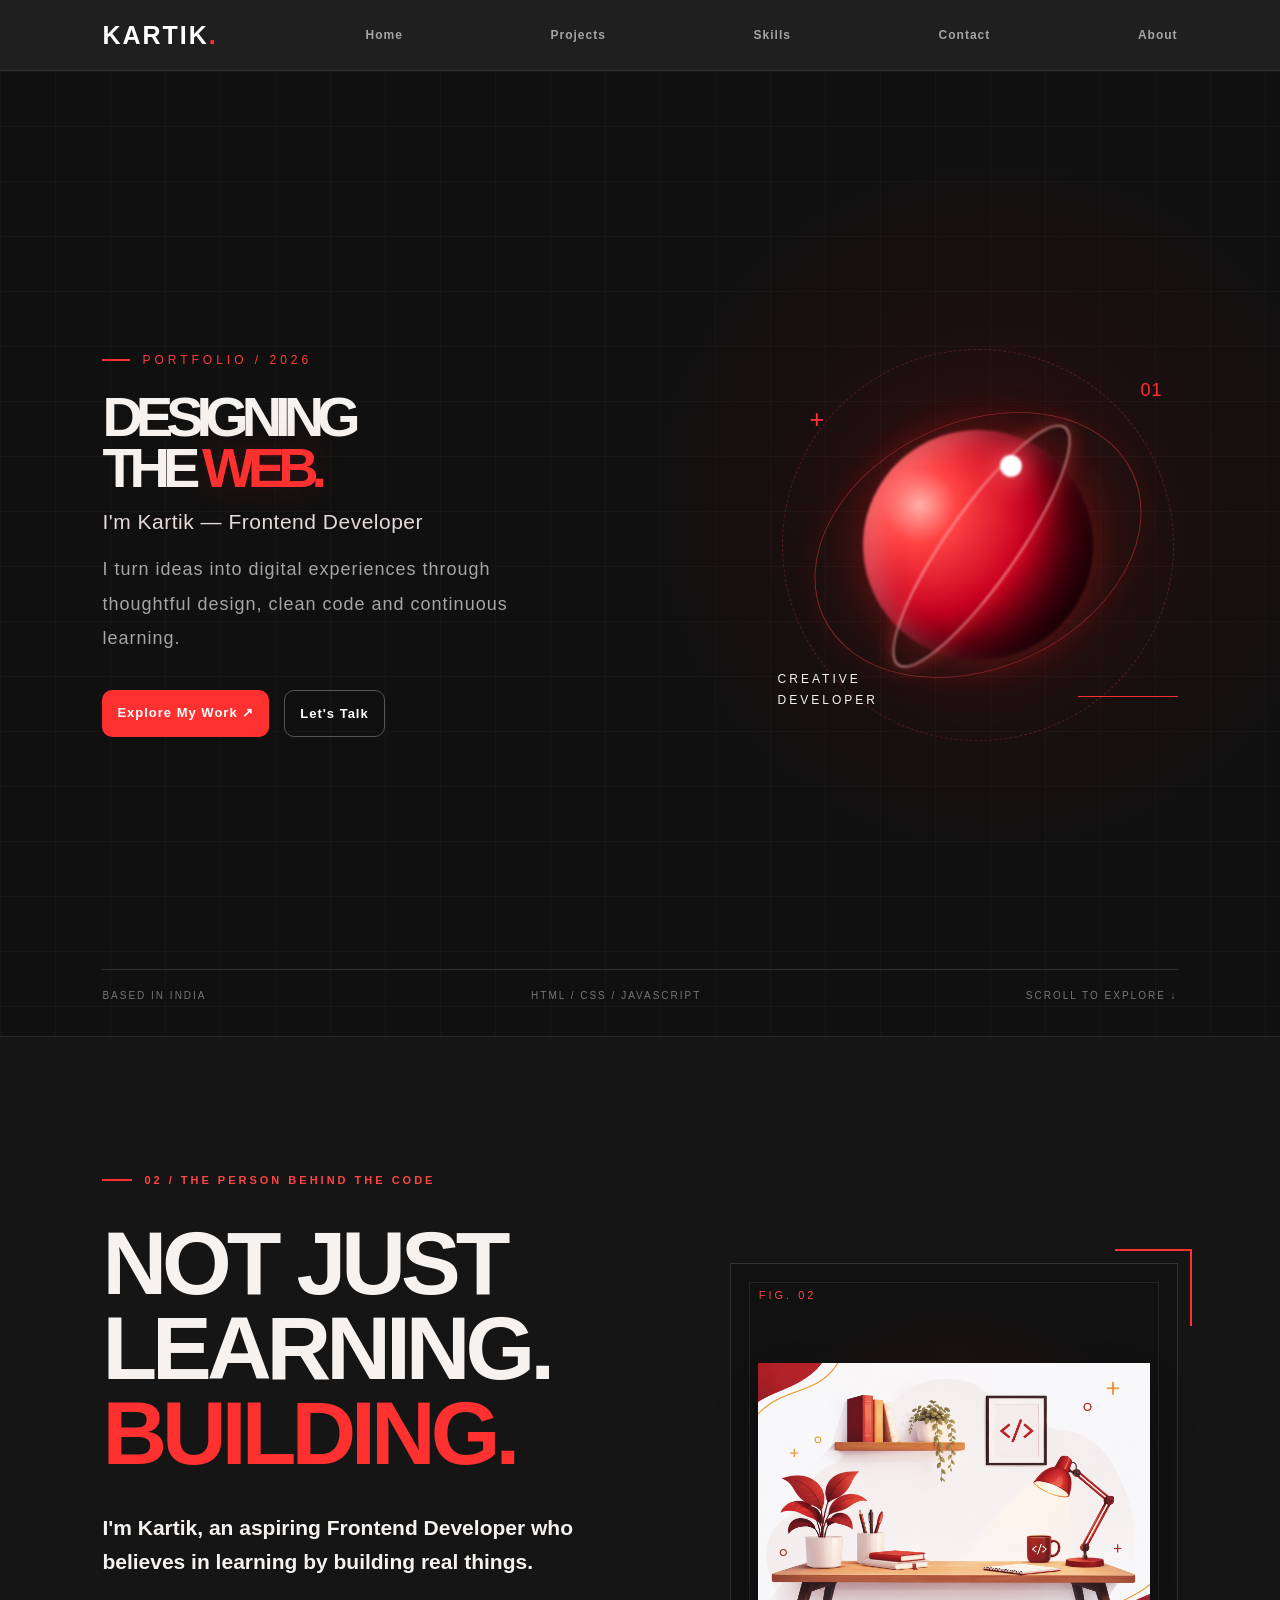
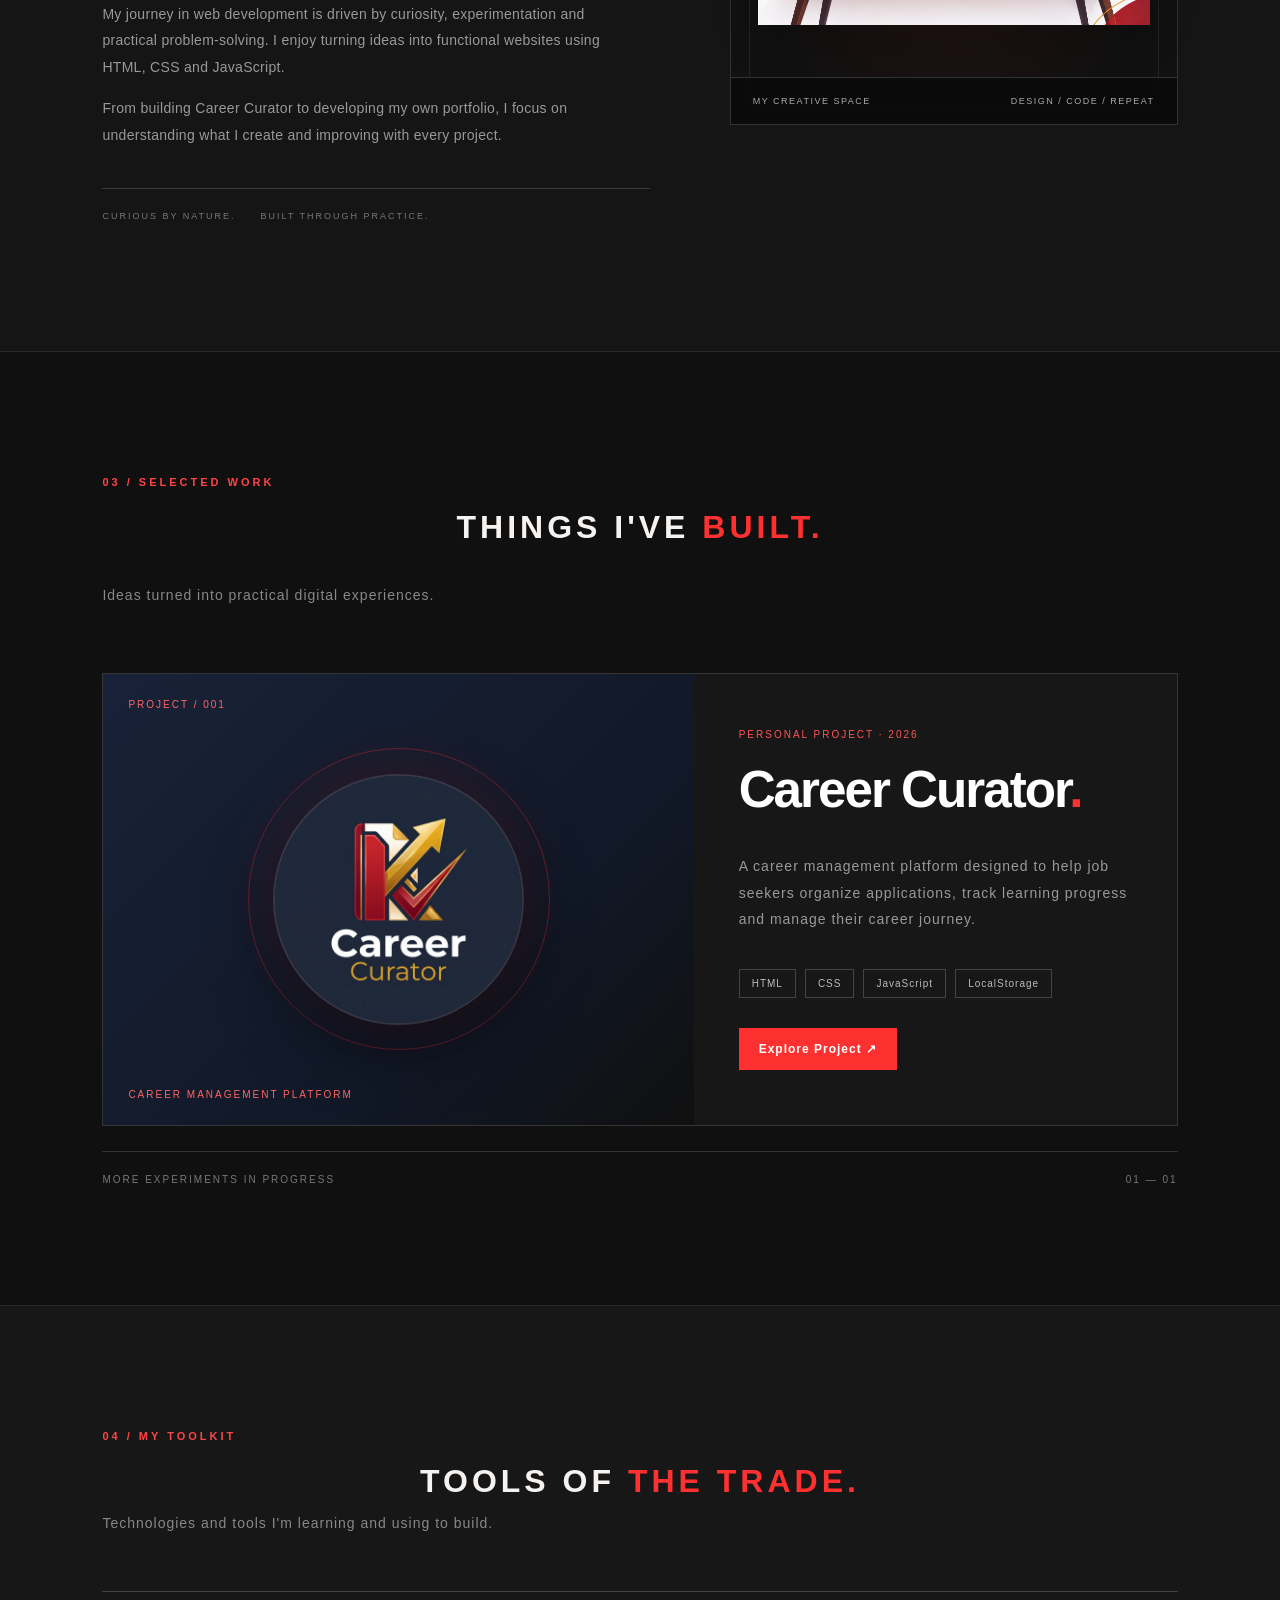
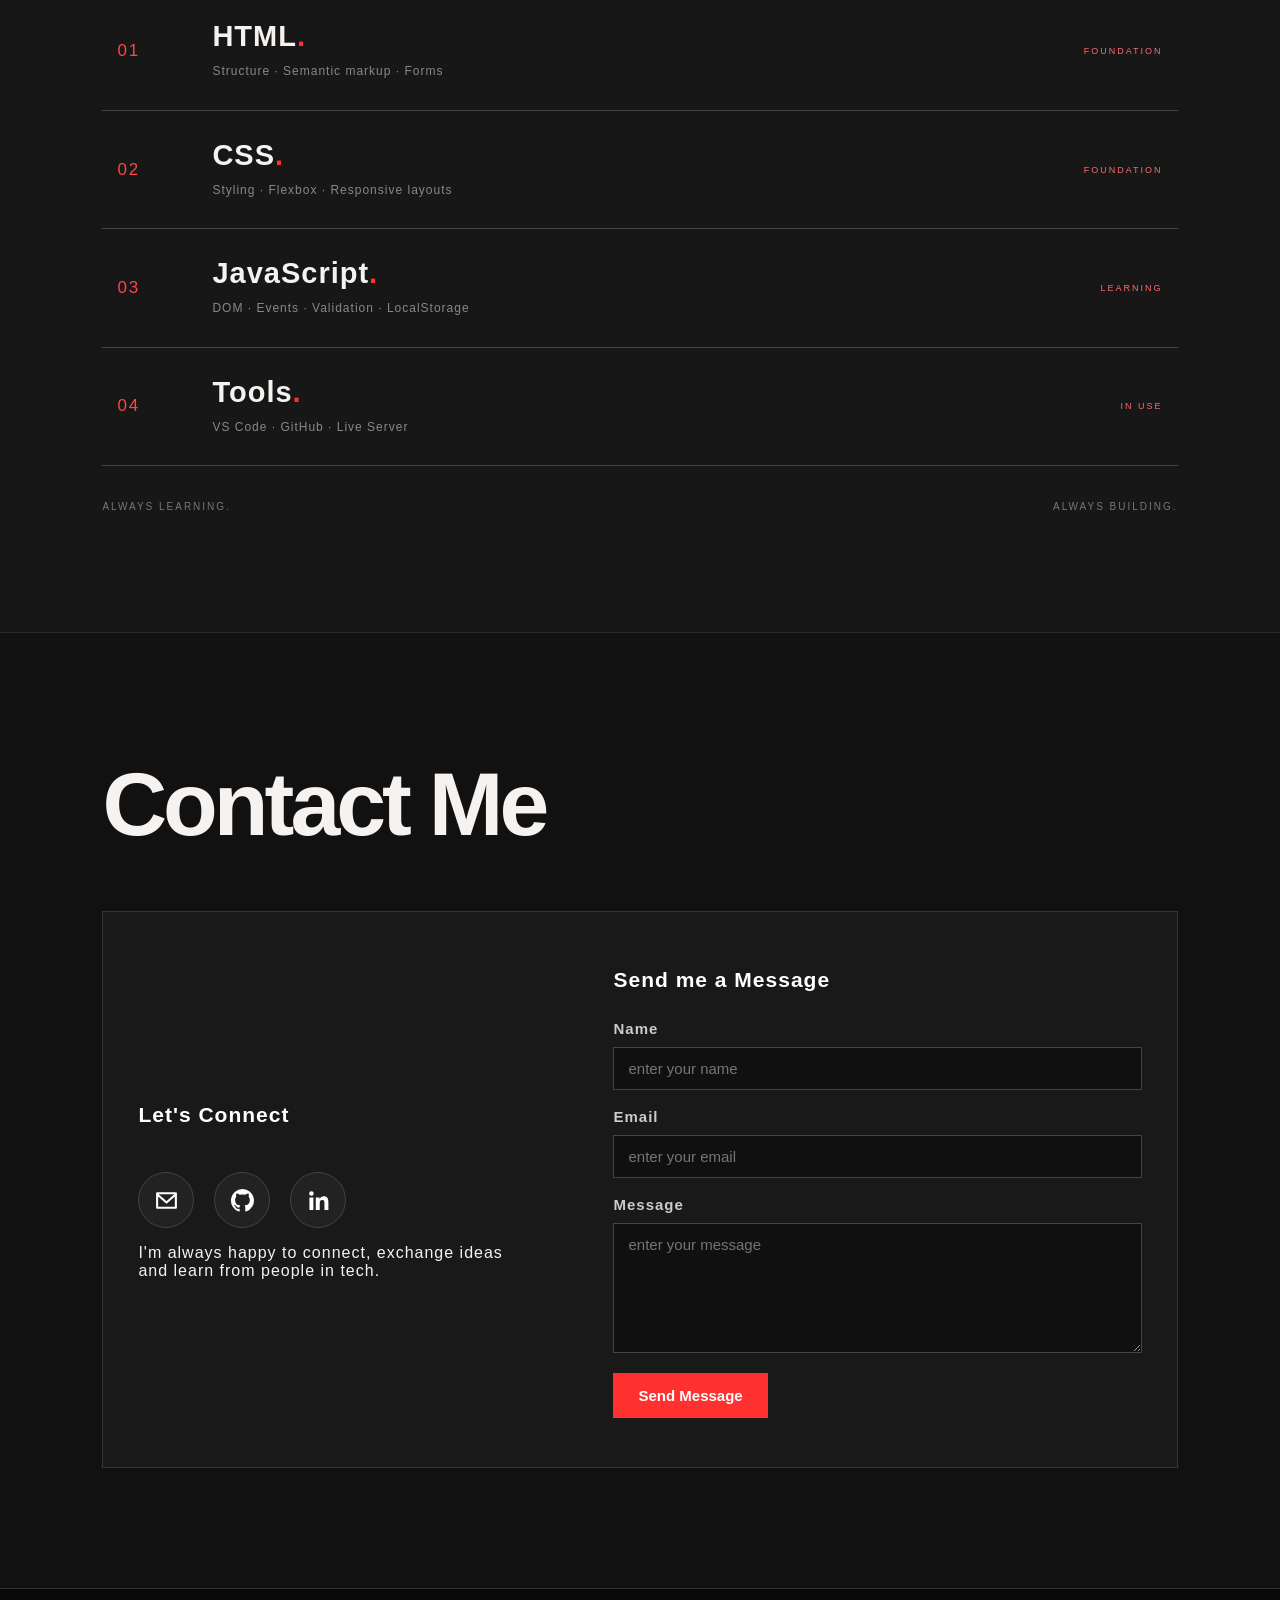
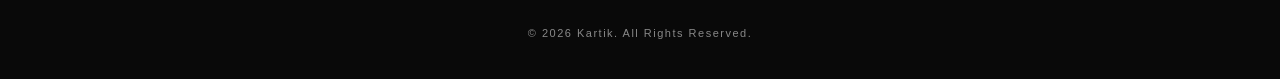
<file: index.html>
<!DOCTYPE html>
<html lang="en">
<head>
    <meta charset="UTF-8">
    <meta name="description" content="Kartik Mhaskar's portfolio showcasing frontend development skills and projects.">
    <title>Kartik Mhaskar | Frontend Developer</title>
    <link rel="stylesheet" href="mainstyle.css">
</head>

<body>
    
    
    <nav>
        <h2>KARTIK</h2>
        
        <a href="#home">Home</a>
        <a href="#projects">Projects</a>
        <a href="#skills">Skills</a>
        <a href="#contact">Contact</a>
        <a href="#about">About</a>
    </nav>
    

    <main>
        <section id="home">
            <div class="hero-content">
                <div class="hero-text">
                    <span class="hero-tag">PORTFOLIO / 2026</span>
                    <h1>
                        DESIGNING<br>
                        THE <span>WEB.</span>
                    </h1>
                    <h2>I'm Kartik — Frontend Developer</h2>
                    <p>
                        I turn ideas into digital experiences through
                        thoughtful design, clean code and continuous learning.
                    </p>
                    
                    <div class="hero-buttons">
                        <a href="#projects" class="hero-primary">Explore My Work ↗</a>
                        <a href="#contact" class="hero-secondary">Let's Talk</a>
                    </div>
                </div>
                
                <div class="hero-visual">
                    <div class="visual-ring"></div>
                    <div class="visual-circle"></div>
                    <span class="visual-number">01</span>
                    <span class="visual-label">CREATIVE<br>DEVELOPER</span>
                    <div class="visual-line"></div>
                </div>
            </div>
            
            <div class="hero-bottom">
                <span>BASED IN INDIA</span>
                <span>HTML / CSS / JAVASCRIPT</span>
                <span>SCROLL TO EXPLORE ↓</span>
            </div>
        </section>


        
        
        <section id="about">
            <div class="about-container">
                <div class="about-text">
                    <span class="about-kicker">
                        02 / THE PERSON BEHIND THE CODE
                    </span>
                    
                    <h2>
                        NOT JUST<br>
                        LEARNING.<br>
                        <span>BUILDING.</span>
                    </h2>
                    
                    <p class="about-intro">
                    I'm Kartik, an aspiring Frontend Developer
                    who believes in learning by building real things.
                    </p>

                    <p class="about-description">
                        My journey in web development is driven by curiosity,
                        experimentation and practical problem-solving.
                        I enjoy turning ideas into functional websites using
                        HTML, CSS and JavaScript.
                    </p>

                    <p class="about-description">
                        From building Career Curator to developing my own
                        portfolio, I focus on understanding what I create
                        and improving with every project.
                    </p>
                
                    <div class="about-footer">
                        <span>CURIOUS BY NATURE.</span>
                        <span>BUILT THROUGH PRACTICE.</span>
                    </div>
                </div>

                <div class="about-image">
                    <span class="about-image-index">FIG. 02</span>

                    <img
                    src="images/about-illustration.png"
                    alt="Developer workspace illustration">

                    <div class="about-image-caption">
                        <span>MY CREATIVE SPACE</span>
                        <span>DESIGN / CODE / REPEAT</span>
                    </div>
                </div>
            </div>
        </section>


       
        <section id="projects">

            <div class="section-heading">
                <span>03 / SELECTED WORK</span>
                <h2>THINGS I'VE <span>BUILT.</span></h2>
                <p>Ideas turned into practical digital experiences.</p>
            </div>

            <div class="projects-showcase">

                <article class="project-feature">

                    <div class="project-visual">
                        <span class="project-index">PROJECT / 001</span>

                        <img src="images/career-curator-logo.png"
                             alt="Career Curator project logo">

                        <span class="project-visual-caption">
                            CAREER MANAGEMENT PLATFORM
                        </span>
                    </div>

                    <div class="project-details">

                        <span class="project-category">
                            PERSONAL PROJECT · 2026
                        </span>

                        <h3>Career Curator<span>.</span></h3>

                        <p>
                        A career management platform designed to help
                        job seekers organize applications, track learning
                        progress and manage their career journey.
                        </p>

                        <div class="project-tags">
                            <span>HTML</span>
                            <span>CSS</span>
                            <span>JavaScript</span>
                            <span>LocalStorage</span>
                        </div>

                        <div class="project-actions">
                            <a href="projects showcases/career-curator-showcase.html">
                                Explore Project ↗
                            </a>
                        </div>

                    </div>

                </article>

                <div class="projects-bottom">
                    <span>MORE EXPERIMENTS IN PROGRESS</span>
                    <span>01 — 01</span>
                </div>

            </div>

        </section>
 

        
        
        <section id="skills">

            <div class="section-heading skills-heading">
                <span>04 / MY TOOLKIT</span>
                <h2>TOOLS OF <span>THE TRADE.</span></h2>
                <p>Technologies and tools I'm learning and using to build.</p>
            </div>

            <div class="skills-board">

                <div class="skill-item">
                    <span class="skill-number">01</span>
                    <div>
                        <h3>HTML<span>.</span></h3>
                        <p>Structure · Semantic markup · Forms</p>
                    </div>
                    <span class="skill-status">FOUNDATION</span>
                </div>

                <div class="skill-item">
                    <span class="skill-number">02</span>
                    <div>
                        <h3>CSS<span>.</span></h3>
                        <p>Styling · Flexbox · Responsive layouts</p>
                    </div>
                    <span class="skill-status">FOUNDATION</span>
                </div>

                <div class="skill-item">
                    <span class="skill-number">03</span>
                    <div>
                        <h3>JavaScript<span>.</span></h3>
                        <p>DOM · Events · Validation · LocalStorage</p>
                    </div>
                    <span class="skill-status">LEARNING</span>
                </div>

                <div class="skill-item">
                    <span class="skill-number">04</span>
                    <div>
                        <h3>Tools<span>.</span></h3>
                        <p>VS Code · GitHub · Live Server</p>
                    </div>
                    <span class="skill-status">IN USE</span>
                </div>

            </div>

            <div class="skills-note">
                <span>ALWAYS LEARNING.</span>
                <span>ALWAYS BUILDING.</span>
            </div>

        </section>



        <section id="contact">
            <h2>Contact Me</h2>

            <div class="contact-layout">
                
                <div class="contact-container">

                    <div class="contact-info">
                        <h3>Let's Connect</h3>
                        
                        <div class="social-links">
                            <a href="mailto:kartikmhaskar03@gmail.com"
                               title="Email" aria-label="Email">
                                <svg viewBox="0 0 24 24">
                                    <path d="M3 5h18v14H3z M3 6l9 8 9-8"
                                    fill="none" stroke="currentColor"
                                    stroke-width="2" stroke-linejoin="round"/>
                                </svg>
                            </a>
                            
                            <a href="https://github.com/maximumstandard33"
                               target="_blank" rel="noopener noreferrer"
                               title="GitHub" aria-label="GitHub">
                                <svg viewBox="0 0 24 24">
                                    <path fill="currentColor"
                                    d="M12 .9a11.1 11.1 0 0 0-3.51 21.63c.55.1.76-.24.76-.53v-2.06c-3.1.67-3.76-1.32-3.76-1.32-.5-1.29-1.24-1.63-1.24-1.63-1.01-.69.08-.68.08-.68 1.12.08 1.71 1.15 1.71 1.15.99 1.7 2.6 1.21 3.23.92.1-.72.39-1.21.7-1.49-2.48-.28-5.09-1.24-5.09-5.52 0-1.22.44-2.22 1.15-3-.12-.28-.5-1.43.11-2.98 0 0 .94-.3 3.05 1.14a10.6 10.6 0 0 1 5.55 0c2.11-1.44 3.05-1.14 3.05-1.14.61 1.55.23 2.7.11 2.98.72.78 1.15 1.78 1.15 3 0 4.29-2.62 5.23-5.11 5.51.4.35.75 1.03.75 2.08V22c0 .29.2.63.77.52A11.1 11.1 0 0 0 12 .9z"/>
                                </svg>
                            </a>
                            
                            <a href="https://www.linkedin.com/in/YOUR-USERNAME/"
                               target="_blank" rel="noopener noreferrer"
                               title="LinkedIn" aria-label="LinkedIn">
                                <svg viewBox="0 0 24 24">
                                    <path fill="currentColor"
                                    d="M5.2 3a2.2 2.2 0 1 1 0 4.4 2.2 2.2 0 0 1 0-4.4zM3.3 9h3.8v12H3.3zm6.1 0H13v1.6h.1A4.1 4.1 0 0 1 16.8 8c4 0 4.7 2.6 4.7 6V21h-3.8v-6.2c0-1.5 0-3.4-2.1-3.4s-2.4 1.6-2.4 3.3V21H9.4z"/>
                                </svg>
                            </a>
                        </div>
                        <p>I'm always happy to connect, exchange ideas <br>
                             and learn from people in tech.</p>
                    </div>
                
                    <div class="contact-form">
                        <h3>Send me a Message</h3>
                        
                        <form id="contact-form" action="https://api.web3forms.com/submit" method="POST">

                            <input type="hidden" name="access_key" value="d451c0ee-7e8b-46e5-85f5-80a69e0bf19a">

                            <input type="checkbox" name="botcheck" style="display: none;">

                            <label for="name">Name</label>
                            <input type="text" name="name" id="name" placeholder="enter your name" required><br>

                            <label for="email">Email</label>
                            <input type="email" name="email" id="email" placeholder="enter your email" required><br>

                            <label for="message">Message</label>
                            <textarea name="message" id="message" placeholder="enter your message" required></textarea><br>

                            <button type="submit">Send Message</button>
                        </form>
                        <p id="form-status"></p>
                    </div>
                </div>
                
                
            
            </div>
        </section>


    </main>

    <script src="script.js"></script>

    <a href="#" id="back-to-top">↑</a>

    <footer>
    <p>© 2026 Kartik. All Rights Reserved.</p>
    </footer>
    
</body>
</html>
</file>
<file: mainstyle.css>
body {
    margin: 0px;
    font-family: Arial, Helvetica, sans-serif;
    letter-spacing: 1px;
}

html{
    scroll-behavior: smooth;
}


nav {
    display: flex;
    justify-content: space-between;
    align-items: center;
    padding: 15px 40px;
    color: white;
    background-color: #0f172a;
    position: sticky;
    top: 0;
    z-index: 1000;
    box-sizing: border-box;
    
}

nav a {
    text-decoration: none;
    color: white;
    transition: 0.3s ease;
}

nav a:hover {
    color: #60a5fa;
}

nav h2 {
    font-size: 30px;
    font-weight: 800;
    margin: 1px;
    letter-spacing: 2px;
    transition: color 0.3s ease;
}

nav h2:hover {
    color: #60a5fa;
}

/* HOME FIRST SECTION START*/

#home{
    padding: 100px 40px;
    background-color: #eff6ff;
}

#home h1{
    font-size: 56px;
    margin: 10px 0px;
    color: #111827;
}

#home h2{
    color: #2563eb;
}

#home p{
    font-size: 18px;
    letter-spacing: 1px;
}

#home a{
    display:  inline-block;
    padding: 15px;
    text-decoration: none;
    border-radius: 10px;
    color: white;
    background-color: #2563eb;
    transition:  0.3s ease;
}

#home a:hover {
    transform: translateY(-5px);
    box-shadow: 0px 10px 20px rgba(0, 0, 0, 0.4) ;
}

.hero-content {
    display: flex;
    justify-content: space-between;
    align-items: center;
    gap: 40px;
}

.hero-text {
    flex: 1;
}

.hero-image {
    flex: 1;
    display: flex;
    justify-content: center;
    align-items: center;
}

.hero-image img {
    width: 100%;
    max-width: 450px;
    height: auto;
    object-fit: contain;
}

/* HOME FIRST SECTION END*/

/*-_-_-_-_-_-_-_-_-_-_-_-_-_-_-_-_-_-_-_-_-_-_-_-_-_-_-_-_-_-_-_-_-_-_-_-_-_-*/

/*PROJECT SECTION START*/

/* Projects Section */
#projects {
    padding: 60px 40px;
    background-color: #ffffff;
}

#projects h2 {
    text-align: center;
    font-size: 32px;
    margin-bottom: 40px;
}

/* Project Card */
.project-container {
    display: flex;
    justify-content: center;
}

.project-card {
    width: 90%;
    max-width: 400px;
    padding: 25px;
    background-color: #1e293b;
    color: white;
    border-radius: 14px;
    box-sizing: border-box;
}

.project-card h3 {
    font-size: 24px;
    text-align: center;
    margin-bottom: 15px;
}

.project-card p {
    font-size: 16px;
    line-height: 1.7;
    color: #cbd5e1;
}

.project-card a {
    display:  inline-block;
    padding: 15px;
    text-decoration: none;
    border-radius: 10px;
    color: white;
    background-color: #2563eb;
    transition:  0.3s ease;
}

.project-card a:hover{
    transform: translateY(-5px);
    background-color: #013cbe;
}

/* Career Curator Project Logo */

.project-logo {
    display: flex;
    justify-content: center;
    align-items: center;
    margin-bottom: 20px;
}

.project-logo img {
    width: 170px;
    height: 170px ;
    object-fit: contain;

    padding: 30px 105px 30px 105px  ;
    border-radius: 15px;
    background-color: white;
}

/*PROJECT SECTION END */

/*-_-_-_-_-_-_-_-_-_-_-_-_-_-_-_-_-_-_-_-_-_-_-_-_-_-_-_-_-_-_-_-_-_-_-_-_-_-*/

/*ABOUT ME SECTION START*/

#about {
    background-color: #f8fafc;
    padding: 60px 20px;
}

#about h2 {
    color: #0f172a;
    padding-left: 20px;
    font-size: 33px;
    margin-bottom: 30px;
}

#about p {
    width: 100%;
    max-width: 600px;
    box-sizing: border-box;
    margin: 10px;
    background-color: #1E293B;
    border: 1px solid #1E293B;
    padding: 20px;
    color: white;
    border-radius: 10px;
    line-height: 1.5;
    letter-spacing: 1px;
}

.about-container {
    display: flex;
    justify-content: space-between;
    align-items: center;
    gap: 40px;
}

.about-text {
    flex: 1;
}

.about-image {
    flex: 1;
    display: flex;
    justify-content: center;
    align-items: center;
}

.about-image img {
    width: 100%;
    max-width: 400px;
    height: auto;
    object-fit: contain;
}


/*ABOUT ME SECTION END*/

/*-_-_-_-_-_-_-_-_-_-_-_-_-_-_-_-_-_-_-_-_-_-_-_-_-_-_-_-_-_-_-_-_-_-_-_-_-_-*/

/* SKILLS SECTION START */

#skills {
    background-color: #f1f5f9;
    padding: 60px 20px;
}

#skills h2 {
    text-align: center;
    font-size: 32px;
}

/* Parent Container */

.skill-box {
    display: flex;
    flex-direction: column;
    align-items: center;
    gap: 25px;
}

/* Common Card Design */

.htmlcard,
.csscard,
.jscard,
.toolcard {
    text-align: center;
    width: 90%;
    max-width: 700px;
    box-sizing: border-box;
    padding: 25px 35px;
    border: 1px solid #475569;
    border-radius: 14px;
    color: white;
    transition: 0.3s ease;
}

/* Individual Card Colors */

.htmlcard {
    background-color: #1e293b;
}

.csscard {
    background-color: #1e293b;
}

.jscard {
    background-color: #1e293b;
}

.toolcard {
    background-color: #1e293b;
}

/* Card Headings */

.skill-box h3 {
    text-align: center;
    font-size: 23px;
    margin-top: 0;
    margin-bottom: 20px;
}

/* Card Lists */

.skill-box ul {
    list-style-type: none;
    padding-left: 0;
    margin: 0;
    line-height: 2;
    font-size: 16px;
}

/* Hover Effect */

.htmlcard:hover,
.csscard:hover,
.jscard:hover,
.toolcard:hover {
    transform: translateY(-5px);
    box-shadow: 0 10px 20px rgba(0,0,0,0.5);
}

/* SKILLS ZIGZAG LAYOUT */

.skill-box {
    display: flex;
    flex-direction: column;
    align-items: center;
    gap: 45px;
}

.skill-row {
    display: flex;
    align-items: center;
    justify-content: space-between;
    gap: 40px;
    width: 90%;
    max-width: 1100px;
}

.skill-row.reverse {
    flex-direction: row-reverse;
}

.htmlcard, .csscard, .jscard, .toolcard {
    flex: 1;
    width: 100%;
    max-width: 550px;
    box-sizing: border-box;
}

.skill-image {
    flex: 1;
    display: flex;
    justify-content: center;
    align-items: center;
}

.skill-image img {
    width: 100%;
    max-width: 380px;
    height: auto;
    object-fit: contain;
}

/* SKILLS SECTION END*/

/*-_-_-_-_-_-_-_-_-_-_-_-_-_-_-_-_-_-_-_-_-_-_-_-_-_-_-_-_-_-_-_-_-_-_-_-_-_-*/

/* CONTACT SECTION START*/

#contact {
    padding: 60px 40px;
    background-color: #eff6ff;
    color: white;
}

#contact h2{
    text-align: right;
    color: black;
    font-size: 33px;
}

.contact-container {
    width: 50%;
    display: flex;
    box-sizing: border-box;
    justify-content: space-between;  
    gap: 40px;
    background-color: #1e293b;
    border: 1px solid #1e293b;
    border-radius: 12px;
    padding: 30px;
    margin-left: auto;
}

.contact-info, 
.contact-form {
    flex: 1;
}

.contact-layout {
    display: flex;
    align-items: center;
    justify-content: space-between;
    gap: 30px;
}

.contact-image {
    flex: 1;
    order: 1;
    display: flex;
    justify-content: center;
    align-items: center;
}

.contact-image img {
    width: 100%;
    max-width: 400px;
    height: auto;
    object-fit: contain;
}

.contact-container {
    order: 2;
    width: 60%;
    margin-left: 0;
}

/* CONTACT SECTION END*/

/* BACK TO TOP BUTTON START*/
#back-to-top {
    position: fixed;
    bottom: 25px;
    left: 25px;
    width: 45px;
    height: 45px;
    background-color: #2563eb;
    color: white;
    text-decoration: none;
    font-size: 25px;
    border-radius: 50%;
    border: 5px solid #60a5fa;
    display: flex;
    justify-content: center;
    align-items: center;
    z-index: 1000;
    transition: 0.3s ease;
    visibility: hidden
}

#back-to-top:hover {
    background-color: #1d4ed8;
    transform: translateY(-5px);
    box-shadow: 0 4px 10px rgba(0,0,0,0.5);
}

#back-to-top.show {
    visibility: visible;
}

/*BACK TO TOP BUTTON END*/


/*footer start*/

footer {
    background-color: #0f172a;
    color: white;
    text-align: center;
    padding: 25px;
    margin-top: 50px;
}

footer p {
    margin-bottom: 10px;
    letter-spacing: 1px;
}

/*footer end*/



/* Contact Form Styling */

.contact-container {
    display: grid;
    grid-template-columns: 1fr 1.2fr;
    align-items: start;
    gap: 40px;
}

.contact-form {
    width: 100%;
    box-sizing: border-box;
}

.contact-form form {
    display: flex;
    flex-direction: column;
    gap: 10px;
}

.contact-form form br {
    display: none;
}

.contact-form label {
    display: block;
    color: #f8fafc;
    font-size: 15px;
    font-weight: 600;
    margin-top: 8px;
}

.contact-form input,
.contact-form textarea {
    width: 100%;
    box-sizing: border-box;
    padding: 12px 14px;
    border: 1px solid #475569;
    border-radius: 8px;
    background-color: #f8fafc;
    color: #0f172a;
    font-family: inherit;
    font-size: 15px;
    outline: none;
    transition: border-color 0.2s ease;
}

.contact-form input:focus,
.contact-form textarea:focus {
    border-color: #60a5fa;
}

.contact-form textarea {
    min-height: 130px;
    resize: vertical;
}

.contact-form button {
    width: fit-content;
    padding: 12px 24px;
    margin-top: 10px;
    border: none;
    border-radius: 8px;
    background-color: #2563eb;
    color: white;
    font-size: 15px;
    font-weight: 600;
    cursor: pointer;
    transition:  0.2s ease;
}

.contact-form button:hover {
    background-color: #1d4ed8;
}

/* Form response message */

#form-status {
    margin-top: 12px;
    color: #f8fafc;
    font-size: 14px;
}

/* Contact Social Icons */

.contact-info {
    display: flex;
    flex-direction: column;
    justify-content: center;
    height: 100%;
}

.social-links {
    display: flex;
    align-items: center;
    gap: 20px;
    margin-top: 25px;
}

.social-links a {
    width: 55px;
    height: 55px;
    display: flex;
    justify-content: center;
    align-items: center;
    border: 1px solid #475569;
    border-radius: 12px;
    color: #f8fafc;
    background-color: #29364b;
    text-decoration: none;
    transition: 0.3s ease;
}

.social-links svg {
    width: 25px;
    height: 25px;
}

.social-links a:hover {
    background-color: #2563eb;
    border-color: #2563eb;
    transform: translateY(-4px);
}




/* =====================================
   MOBILE RESPONSIVE DESIGN
===================================== */

/* Tablets and Mobile Devices */

@media (max-width: 768px) {

    /* NAVBAR */

    nav {
        flex-wrap: wrap;
        justify-content: center;
        gap: 15px;
        padding: 15px 18px;
    }

    nav h2 {
        width: 100%;
        text-align: center;
        font-size: 26px;
    }

    nav a {
        font-size: 14px;
        padding: 5px;
    }

    nav a:hover {
        font-size: 14px;
    }


    /* HOME SECTION */

    #home {
        padding: 60px 22px;
    }

    .hero-content {
        flex-direction: column;
        text-align: center;
        gap: 30px;
    }

    .hero-text {
        width: 100%;
    }

    #home h1 {
        font-size: 38px;
    }

    #home h2 {
        font-size: 23px;
    }

    #home p {
        font-size: 16px;
        line-height: 1.7;
    }

    .hero-image {
        width: 100%;
    }

    .hero-image img {
        width: 100%;
        max-width: 350px;
    }


    /* ABOUT SECTION */

    #about {
        padding: 45px 20px;
    }

    .about-container {
        flex-direction: column;
        gap: 25px;
    }

    .about-text {
        width: 100%;
    }

    #about h2 {
        font-size: 28px;
        padding-left: 10px;
    }

    #about p {
        width: 100%;
        margin: 0;
        padding: 18px;
        font-size: 15px;
        line-height: 1.7;
        box-sizing: border-box;
    }

    .about-image img {
        width: 100%;
        max-width: 330px;
    }


    /* PROJECT SECTION */

    #projects {
        padding: 45px 20px;
    }

    .project-container {
        width: 100%;
    }

    .project-card {
        width: 100%;
        max-width: 420px;
        padding: 22px;
    }

    .project-logo img {
        width: 150px;
        height: 150px;
        padding: 20px;
        box-sizing: border-box;
    }


    /* SKILLS SECTION */

    #skills {
        padding: 45px 20px;
    }

    .skill-box {
        gap: 35px;
    }

    .skill-row,
    .skill-row.reverse {
        flex-direction: column;
        width: 100%;
        gap: 20px;
    }

    .htmlcard,
    .csscard,
    .jscard,
    .toolcard {
        width: 100%;
        max-width: 100%;
        padding: 22px 18px;
    }

    .skill-box ul {
        font-size: 14px;
        line-height: 1.9;
    }

    .skill-image {
        width: 100%;
    }

    .skill-image img {
        width: 100%;
        max-width: 280px;
    }


    /* CONTACT SECTION */

    #contact {
        padding: 45px 18px;
    }

    #contact h2 {
        text-align: center;
        font-size: 28px;
    }

    .contact-layout {
        flex-direction: column;
        gap: 25px;
    }

    .contact-container {
        order: 1;
        width: 100%;
        grid-template-columns: 1fr;
        gap: 25px;
        padding: 22px;
        margin: 0;
    }

    .contact-info {
        align-items: center;
        text-align: center;
    }

    .social-links {
        justify-content: center;
        gap: 15px;
    }

    .contact-form {
        width: 100%;
    }

    .contact-form input,
    .contact-form textarea {
        font-size: 16px;
    }

    .contact-image {
        order: 2;
        width: 100%;
    }

    .contact-image img {
        width: 100%;
        max-width: 300px;
    }


    /* BACK TO TOP BUTTON */

    #back-to-top {
        width: 38px;
        height: 38px;
        bottom: 15px;
        left: 15px;
        font-size: 21px;
    }


    /* FOOTER */

    footer {
        padding: 20px 15px;
        margin-top: 25px;
    }

    footer p {
        font-size: 13px;
    }
}


/* SMALL MOBILE DEVICES */

@media (max-width: 480px) {

    nav {
        gap: 10px;
        padding: 12px 10px;
    }

    nav a {
        font-size: 12px;
        padding: 4px;
    }

    #home h1 {
        font-size: 32px;
    }

    #home h2 {
        font-size: 20px;
    }

    #projects h2,
    #skills h2,
    #contact h2 {
        font-size: 27px;
    }

    .project-card {
        padding: 18px;
    }

    .social-links a {
        width: 48px;
        height: 48px;
    }

    .contact-container {
        padding: 18px;
    }

    .contact-form button {
        width: 100%;
    }

}



/* ===== PREMIUM HERO REDESIGN ===== */

#home {
    min-height: 90vh;
    background: #101010;
    color: #f5f5f5;
    padding: 100px 8% 35px;
    display: flex;
    flex-direction: column;
    justify-content: space-between;
    position: relative;
    overflow: hidden;
}

.hero-content {
    display: flex;
    align-items: center;
    justify-content: space-between;
    gap: 50px;
    flex: 1;
}

.hero-text {
    max-width: 650px;
    position: relative;
    z-index: 2;
}

.hero-tag {
    display: inline-block;
    color: #ff3b3b;
    font-size: 12px;
    letter-spacing: 4px;
    margin-bottom: 25px;
}

.hero-text h1 {
    font-size: clamp(65px, 9vw, 125px);
    line-height: 0.9;
    letter-spacing: -7px;
    margin: 0 0 30px;
    font-weight: 900;
}

.hero-text h1 span {
    color: #ff3030;
}

.hero-text h2 {
    font-size: 21px;
    font-weight: 500;
    margin-bottom: 18px;
}

.hero-text p {
    color: #a5a5a5;
    font-size: 15px;
    line-height: 1.9;
    max-width: 470px;
    margin-bottom: 35px;
}

.hero-buttons {
    display: flex;
    gap: 15px;
    flex-wrap: wrap;
}

.hero-buttons a {
    text-decoration: none;
    padding: 15px 24px;
    font-size: 13px;
    font-weight: bold;
    transition: 0.3s;
}

.hero-primary {
    background: #ff3030;
    color: white;
}

.hero-primary:hover {
    background: white;
    color: #101010;
}

.hero-secondary {
    border: 1px solid #555;
    color: white;
}

.hero-secondary:hover {
    border-color: #ff3030;
    color: #ff3030;
}

/* Abstract Visual */

.hero-visual {
    width: 400px;
    height: 400px;
    flex-shrink: 0;
    position: relative;
    display: flex;
    align-items: center;
    justify-content: center;
}

.visual-circle {
    width: 230px;
    height: 230px;
    background: linear-gradient(135deg, #ff4545, #8b0000);
    border-radius: 50%;
    filter: blur(1px);
    box-shadow: 0 0 100px rgba(255, 40, 40, 0.25);
}

.visual-ring {
    position: absolute;
    width: 340px;
    height: 340px;
    border: 1px solid #444;
    border-radius: 50%;
}

.visual-number {
    position: absolute;
    top: 35px;
    right: 15px;
    color: #ff3030;
    font-size: 18px;
}

.visual-label {
    position: absolute;
    bottom: 35px;
    left: 0;
    font-size: 12px;
    letter-spacing: 3px;
    line-height: 1.7;
}

.visual-line {
    position: absolute;
    width: 100px;
    height: 1px;
    background: #ff3030;
    bottom: 48px;
    right: 0;
}

.hero-bottom {
    display: flex;
    justify-content: space-between;
    gap: 15px;
    border-top: 1px solid #333;
    padding-top: 20px;
    margin-top: 50px;
    color: #777;
    font-size: 10px;
    letter-spacing: 2px;
}



/* HERO BACKGROUND DETAILS */

#home {
    background-image:
        radial-gradient(
            circle at 78% 45%,
            rgba(180, 0, 0, 0.13),
            transparent 32%
        ),
        linear-gradient(
            rgba(255, 255, 255, 0.025) 1px,
            transparent 1px
        ),
        linear-gradient(
            90deg,
            rgba(255, 255, 255, 0.025) 1px,
            transparent 1px
        );

    background-size:
        auto,
        55px 55px,
        55px 55px;
}



/* ===== ABSTRACT HERO ARTWORK ===== */

.hero-visual {
    isolation: isolate;
}

.visual-circle {
    position: relative;
    z-index: 2;
    background:
        radial-gradient(
            circle at 32% 25%,
            #ffb0a8 0%,
            #ff4545 16%,
            #c90020 48%,
            #43000c 80%,
            #120000 100%
        );

    box-shadow:
        inset -25px -25px 45px rgba(0, 0, 0, 0.65),
        inset 12px 12px 25px rgba(255, 180, 180, 0.35),
        0 0 45px rgba(255, 30, 30, 0.25),
        0 0 110px rgba(255, 0, 0, 0.15);

    transform: rotate(-20deg);
}

.visual-circle::before {
    content: "";
    position: absolute;
    width: 125%;
    height: 30%;
    top: 35%;
    left: -12%;
    border: 2px solid rgba(255, 180, 180, 0.7);
    border-radius: 50%;
    transform: rotate(-35deg);
    box-shadow: 0 0 20px rgba(255, 50, 50, 0.4);
}

.visual-circle::after {
    content: "";
    position: absolute;
    width: 22px;
    height: 22px;
    background: #fff;
    border-radius: 50%;
    top: 18%;
    right: 20%;
    box-shadow: 0 0 25px 8px rgba(255, 100, 100, 0.6);
}

.visual-ring {
    border: 1px solid rgba(255, 70, 70, 0.45);
    transform: rotate(-25deg) scaleY(0.72);
    box-shadow: 0 0 35px rgba(255, 0, 0, 0.08);
}



/* ===== HERO ANIMATIONS ===== */

.visual-circle {
    animation: sphereFloat 6s ease-in-out infinite;
}

.visual-ring {
    animation: ringRotate 18s linear infinite;
}

.visual-number {
    animation: numberGlow 3s ease-in-out infinite alternate;
}

@keyframes sphereFloat {
    0%, 100% {
        transform: translateY(0) rotate(-20deg);
    }

    50% {
        transform: translateY(-18px) rotate(-15deg);
    }
}

@keyframes ringRotate {
    from {
        rotate: 0deg;
    }

    to {
        rotate: 360deg;
    }
}

@keyframes numberGlow {
    from {
        opacity: 0.55;
    }

    to {
        opacity: 1;
        text-shadow: 0 0 15px rgba(255, 48, 48, 0.7);
    }
}




/* ===== HERO TYPOGRAPHY POLISH ===== */

.hero-tag {
    display: flex;
    align-items: center;
    gap: 12px;
}

.hero-tag::before {
    content: "";
    width: 28px;
    height: 2px;
    background: #ff3030;
}

.hero-text h1 {
    text-transform: uppercase;
    text-shadow: 0 5px 35px rgba(255, 255, 255, 0.04);
}

.hero-text h1 span {
    text-shadow: 0 0 35px rgba(255, 48, 48, 0.2);
}

.hero-text h2 {
    letter-spacing: 0.5px;
}

.hero-text > * {
    animation: heroReveal 0.8s ease both;
}

.hero-text > *:nth-child(1) {
    animation-delay: 0.1s;
}

.hero-text > *:nth-child(2) {
    animation-delay: 0.25s;
}

.hero-text > *:nth-child(3) {
    animation-delay: 0.4s;
}

.hero-text > *:nth-child(4) {
    animation-delay: 0.55s;
}

.hero-text > *:nth-child(5) {
    animation-delay: 0.7s;
}

@keyframes heroReveal {
    from {
        opacity: 0;
        transform: translateY(25px);
    }

    to {
        opacity: 1;
        transform: translateY(0);
    }
}

@media (prefers-reduced-motion: reduce) {
    .hero-text > *,
    .visual-circle,
    .visual-ring,
    .visual-number {
        animation: none;
    }
}



/* ===== HERO RESPONSIVE DESIGN ===== */

@media (max-width: 1000px) {
    #home {
        padding-left: 6%;
        padding-right: 6%;
    }

    .hero-content {
        gap: 20px;
    }

    .hero-text h1 {
        font-size: clamp(60px, 8vw, 95px);
        letter-spacing: -5px;
    }

    .hero-visual {
        width: 320px;
        height: 350px;
    }

    .visual-circle {
        width: 190px;
        height: 190px;
    }

    .visual-ring {
        width: 280px;
        height: 280px;
    }
}

@media (max-width: 700px) {
    #home {
        min-height: auto;
        padding: 110px 7% 30px;
    }

    .hero-content {
        flex-direction: column;
        align-items: flex-start;
        gap: 25px;
    }

    .hero-text {
        width: 100%;
    }

    .hero-text h1 {
        font-size: clamp(58px, 13vw, 85px);
        letter-spacing: -4px;
    }

    .hero-text h2 {
        font-size: 18px;
    }

    .hero-text p {
        font-size: 14px;
    }

    .hero-visual {
        width: 100%;
        height: 300px;
        margin-top: 10px;
    }

    .visual-circle {
        width: 175px;
        height: 175px;
    }

    .visual-ring {
        width: 260px;
        height: 260px;
    }

    .visual-label {
        left: 5%;
        bottom: 10px;
    }

    .visual-number {
        right: 10%;
        top: 10px;
    }

    .visual-line {
        right: 5%;
        bottom: 23px;
    }

    .hero-bottom {
        flex-wrap: wrap;
        font-size: 9px;
        line-height: 1.8;
        margin-top: 35px;
    }
}

@media (max-width: 400px) {
    .hero-text h1 {
        font-size: 55px;
        letter-spacing: -3px;
    }

    .hero-buttons {
        flex-direction: column;
        align-items: stretch;
    }

    .hero-buttons a {
        text-align: center;
    }

    .hero-visual {
        height: 260px;
    }
}


/* ===== PREMIUM NAVBAR REDESIGN ===== */

nav {
    position: sticky;
    top: 0;
    z-index: 1000;

    display: flex;
    align-items: center;
    justify-content: space-between;

    padding: 20px 8%;

    background: rgba(12, 12, 12, 0.92);
    backdrop-filter: blur(18px);
    -webkit-backdrop-filter: blur(18px);

    border-bottom: 1px solid rgba(255, 255, 255, 0.08);
}

nav h2 {
    color: #ffffff;
    font-size: 25px;
    font-weight: 900;
    letter-spacing: 2px;
    margin: 0;
}

nav h2::after {
    content: ".";
    color: #ff3030;
}

nav a {
    position: relative;
    color: #a5a5a5;
    text-decoration: none;
    font-size: 12px;
    font-weight: 600;
    letter-spacing: 1px;
    margin-left: 30px;
    padding: 8px 0;
    transition: color 0.3s ease;
}

nav a::after {
    content: "";
    position: absolute;
    left: 0;
    bottom: 0;
    width: 0;
    height: 2px;
    background: #ff3030;
    transition: width 0.3s ease;
}

nav a:hover {
    color: #ffffff;
}

nav a:hover::after {
    width: 100%;
}

/* Navbar responsive */

@media (max-width: 700px) {
    nav {
        padding: 16px 6%;
        flex-wrap: wrap;
        gap: 15px;
    }

    nav h2 {
        font-size: 22px;
    }

    nav a {
        margin-left: 0;
        margin-right: 18px;
        font-size: 11px;
    }
}

@media (max-width: 400px) {
    nav {
        gap: 10px;
    }

    nav a {
        margin-right: 12px;
        font-size: 10px;
    }
}


/* =================================
   HERO + NAVBAR FINAL POLISH
================================= */

/* Overall hero composition */

#home {
    min-height: calc(100vh - 70px);
    isolation: isolate;
}

.hero-content {
    width: 100%;
    max-width: 1400px;
    margin: 0 auto;
}

.hero-text {
    flex: 1;
}

.hero-visual {
    flex: 0 0 400px;
}

/* Extra visual details */

.hero-visual::before {
    content: "";
    position: absolute;
    width: 390px;
    height: 390px;
    border: 1px dashed rgba(255, 70, 70, 0.25);
    border-radius: 50%;
    transform: rotate(25deg);
}

.hero-visual::after {
    content: "+";
    position: absolute;
    top: 15%;
    left: 8%;
    color: #ff3030;
    font-size: 25px;
    font-weight: 300;
}

.visual-circle {
    z-index: 2;
}

.visual-ring {
    z-index: 1;
}

.visual-number,
.visual-label,
.visual-line {
    z-index: 3;
}

/* Better button interaction */

.hero-buttons a {
    display: inline-flex;
    align-items: center;
    justify-content: center;
    min-height: 5px;
}

.hero-buttons a:focus-visible,
nav a:focus-visible {
    outline: 2px solid #ff4545;
    outline-offset: 5px;
}

/* Better text selection */

#home ::selection {
    background: #ff3030;
    color: #ffffff;
}

/* Tablet refinements */

@media (max-width: 1000px) {
    .hero-visual {
        flex-basis: 320px;
    }

    .hero-visual::before {
        width: 310px;
        height: 310px;
    }
}

/* Mobile refinements */

@media (max-width: 700px) {
    #home {
        min-height: auto;
    }

    .hero-visual {
        flex: none;
    }

    .hero-visual::before {
        width: 270px;
        height: 270px;
    }

    .hero-visual::after {
        left: 12%;
        top: 8%;
    }

    .hero-bottom span {
        flex: 1 1 40%;
    }

    nav {
        justify-content: center;
    }

    nav h2 {
        width: 100%;
        text-align: center;
    }

    nav a {
        margin: 0 9px;
    }
}

/* Respect reduced-motion preferences */

@media (prefers-reduced-motion: reduce) {
    *,
    *::before,
    *::after {
        animation-duration: 0.01ms !important;
        animation-iteration-count: 1 !important;
        scroll-behavior: auto !important;
        transition-duration: 0.01ms !important;
    }
}


/* ===== HERO COLOR CORRECTION ===== */

#home .hero-text h1 {
    color: #f5f2ef;
}

#home .hero-text h1 span {
    color: #ff3030;
}

#home .hero-text h2 {
    color: #e5dada;
}

#home .hero-text p {
    color: #a5a5a5;
}

#home .hero-buttons .hero-primary {
    background: #ff3030;
    color: #ffffff;
}

#home .hero-buttons .hero-primary:hover {
    background: #ffffff;
    color: #101010;
}

#home .hero-buttons .hero-secondary {
    background: transparent;
    color: #ffffff;
    border: 1px solid #555555;
}

#home .hero-buttons .hero-secondary:hover {
    background: #ff3030;
    border-color: #ff3030;
    color: #ffffff;
}


/* =====================================
   ABOUT SECTION - EDITORIAL REDESIGN
===================================== */

#about {
    position: relative;
    overflow: hidden;
    padding: 130px 8%;
    background: #151515;
    color: #f5f2ef;
    border-top: 1px solid #292929;
}

.about-container {
    max-width: 1400px;
    margin: 0 auto;
    display: grid;
    grid-template-columns: 1.1fr 0.9fr;
    align-items: center;
    gap: 80px;
}

/* LEFT CONTENT */

.about-text {
    position: relative;
    z-index: 2;
    width: 100%;
}

.about-kicker {
    display: inline-flex;
    align-items: center;
    gap: 12px;
    color: #ff4545;
    font-size: 11px;
    letter-spacing: 3px;
    font-weight: 700;
    margin-bottom: 35px;
}

.about-kicker::before {
    content: "";
    width: 30px;
    height: 2px;
    background: #ff3030;
}

#about h2 {
    padding: 0;
    margin: 0 0 35px;
    color: #f5f2ef;
    font-size: clamp(55px, 7vw, 95px);
    line-height: 0.95;
    letter-spacing: -5px;
    font-weight: 900;
}

#about h2 span {
    color: #ff3030;
}

#about .about-intro {
    max-width: 560px;
    margin: 0 0 22px;
    padding: 0;
    background: transparent;
    border: none;
    border-radius: 0;
    color: #f5f2ef;
    font-size: 21px;
    line-height: 1.6;
    letter-spacing: 0;
    font-weight: 600;
}

#about .about-description {
    max-width: 540px;
    margin: 0 0 15px;
    padding: 0;
    background: transparent;
    border: none;
    border-radius: 0;
    color: #999999;
    font-size: 14px;
    line-height: 1.9;
    letter-spacing: 0.3px;
}

/* BOTTOM SIGNATURE */

.about-footer {
    display: flex;
    flex-wrap: wrap;
    gap: 25px;
    margin-top: 40px;
    padding-top: 22px;
    border-top: 1px solid #393939;
}

.about-footer span {
    color: #777777;
    font-size: 9px;
    letter-spacing: 2px;
}

/* RIGHT IMAGE COMPOSITION */

.about-image {
    position: relative;
    min-height: 460px;
    display: flex;
    align-items: center;
    justify-content: center;
    background:
        radial-gradient(
            circle at 50% 50%,
            rgba(255, 40, 40, 0.12),
            transparent 65%
        );
    border: 1px solid #333333;
}

.about-image::before {
    content: "";
    position: absolute;
    inset: 18px;
    border: 1px solid rgba(255, 255, 255, 0.08);
    pointer-events: none;
}

.about-image::after {
    content: "";
    position: absolute;
    width: 75px;
    height: 75px;
    top: -15px;
    right: -15px;
    border-top: 2px solid #ff3030;
    border-right: 2px solid #ff3030;
}

.about-image img {
    position: relative;
    z-index: 1;
    width: 85%;
    max-width: 480px;
    height: auto;
    object-fit: contain;
    filter: saturate(0.85);
}

.about-image-index {
    position: absolute;
    top: 25px;
    left: 28px;
    z-index: 2;
    color: #ff4545;
    font-size: 11px;
    letter-spacing: 3px;
}

.about-image-caption {
    position: absolute;
    z-index: 2;
    bottom: 0;
    left: 0;
    right: 0;
    display: flex;
    justify-content: space-between;
    gap: 10px;
    padding: 18px 22px;
    background: rgba(10, 10, 10, 0.88);
    border-top: 1px solid #333333;
}

.about-image-caption span {
    font-size: 9px;
    letter-spacing: 1.5px;
    color: #aaaaaa;
}

/* TABLET */

@media (max-width: 900px) {
    #about {
        padding: 90px 6%;
    }

    .about-container {
        grid-template-columns: 1fr 0.85fr;
        gap: 35px;
    }

    .about-image {
        min-height: 360px;
    }

    #about h2 {
        font-size: 65px;
    }
}

/* MOBILE */

@media (max-width: 700px) {
    #about {
        padding: 75px 7%;
    }

    .about-container {
        grid-template-columns: 1fr;
        gap: 45px;
    }

    #about h2 {
        font-size: clamp(55px, 13vw, 75px);
        letter-spacing: -3px;
    }

    #about .about-intro {
        font-size: 19px;
    }

    #about .about-description {
        font-size: 14px;
    }

    .about-image {
        min-height: 300px;
    }

    .about-image img {
        width: 90%;
    }

    .about-footer {
        gap: 15px;
    }

    .about-image-caption {
        padding: 15px;
    }

    .about-image-caption span {
        font-size: 8px;
    }
}



/* =====================================
   CONTACT - PREMIUM REDESIGN
===================================== */

#contact {
    background: #111111;
    color: #f5f2ef;
    padding: 120px 8%;
    border-top: 1px solid #292929;
}

#contact > h2 {
    color: #f5f2ef;
    text-align: left;
    font-size: clamp(55px, 7vw, 90px);
    letter-spacing: -4px;
    margin: 0 0 55px;
}

.contact-layout {
    max-width: 1400px;
    margin: 0 auto;
    align-items: stretch;
    gap: 50px;
}

.contact-container {
    flex: 1.3;
    width: auto;
    order: 2;
    background: #191919;
    border: 1px solid #353535;
    border-radius: 0;
    padding: 35px;
    gap: 35px;
}

.contact-info h3,
.contact-form h3 {
    color: #ffffff;
    font-size: 21px;
    margin-bottom: 20px;
}

.contact-image {
    flex: 0.7;
    order: 1;
    min-width: 0;
    background:
        radial-gradient(circle, rgba(255,48,48,0.14), transparent 70%);
    border: 1px solid #303030;
}

.contact-image img {
    max-width: 100%;
}

.social-links a {
    border-radius: 0;
    background: #222222;
    border: 1px solid #444444;
    color: #ffffff;
    border-radius: 50%;
}

.social-links a:hover {
    background: #ff3030;
    border-color: #ff3030;
}

.contact-form label {
    color: #cccccc;
}

.contact-form input,
.contact-form textarea {
    background: #101010;
    color: #ffffff;
    border: 1px solid #444444;
    border-radius: 0;
}

.contact-form input:focus,
.contact-form textarea:focus {
    border-color: #ff3030;
}

.contact-form button {
    background: #ff3030;
    color: #ffffff;
    border-radius: 0;
    padding: 14px 25px;
}

.contact-form button:hover {
    background: #ffffff;
    color: #111111;
}

#form-status {
    color: #ff7777;
}

/* CONTACT MOBILE */

@media (max-width: 768px) {

    #contact {
        padding: 75px 7%;
    }

    #contact > h2 {
        font-size: 55px;
        text-align: left;
        letter-spacing: -3px;
    }

    .contact-layout {
        flex-direction: column;
        gap: 30px;
    }

    .contact-image {
        min-height: 260px;
        width: 100%;
    }

    .contact-image img {
        max-width: 280px;
    }

    .contact-container {
        width: 100%;
        padding: 22px;
        grid-template-columns: 1fr;
        gap: 30px;
    }
}


/* =====================================
   FOOTER + BACK TO TOP
===================================== */

footer {
    margin-top: 0;
    padding: 30px 8%;
    background: #090909;
    border-top: 1px solid #292929;
    color: #888888;
    text-align: center;
}

footer p {
    margin: 0;
    font-size: 12px;
    letter-spacing: 1.5px;
}

#back-to-top {
    background: #ff3030;
    color: #ffffff;
    border: 1px solid #ff3030;
    border-radius: 0;
}

#back-to-top:hover {
    background: #ffffff;
    color: #111111;
    border-color: #ffffff;
}


/* =====================================
   SHARED SECTION HEADING
===================================== */

.section-heading {
    max-width: 1400px;
    margin: 0 auto 65px;
}

.section-heading > span {
    color: #ff4545;
    font-size: 11px;
    letter-spacing: 3px;
    font-weight: bold;
}

.section-heading h2 {
    margin: 22px 0 15px;
    text-align: left;
    color: #f5f2ef;
    font-size: clamp(48px, 7vw, 85px);
    letter-spacing: 4px;
    line-height: 0.95;
}

.section-heading h2 span {
    color: #ff3030;
}

.section-heading p {
    color: #888888;
    font-size: 14px;
    line-height: 1.8;
}

/* =====================================
   PROJECTS SHOWCASE
===================================== */

#projects {
    background: #101010;
    color: #ffffff;
    padding: 120px 8%;
    border-top: 1px solid #292929;
}

.projects-showcase {
    max-width: 1400px;
    margin: 0 auto;
}

.project-feature {
    display: grid;
    grid-template-columns: 1.1fr 0.9fr;
    min-height: 430px;
    border: 1px solid #353535;

    background: #171717;
}

.project-visual {
    position: relative;
    min-height: 400px;
    display: flex;
    align-items: center;
    justify-content: center;
    overflow: hidden;
    background:
        radial-gradient(circle at center,
        rgba(255, 1, 1, 0.2), transparent 65%),
        #1d1d1d;
}

.project-visual::before {
    content: "";
    position: absolute;
    width: 300px;
    height: 300px;
    border: 1px solid rgba(255,48,48,0.35);
    border-radius: 50%;
}

.project-visual img {
    position: relative;
    z-index: 1;
    width: 65%;
    max-width: 260px;
    height: auto;
    object-fit: contain;
    border-radius: 50%;
}

.project-index,
.project-visual-caption {
    position: absolute;
    z-index: 2;
    color: #ff6565;
    font-size: 10px;
    letter-spacing: 2px;
}

.project-index {
    top: 25px;
    left: 25px;
}

.project-visual-caption {
    bottom: 25px;
    left: 25px;
}

.project-details {
    padding: 55px 45px;
    display: flex;
    flex-direction: column;
    justify-content: center;
}

.project-category {
    color: #ff5555;
    font-size: 10px;
    letter-spacing: 2px;
}

.project-details h3 {
    color: #ffffff;
    font-size: clamp(35px, 4vw, 55px);
    margin: 20px 0;
    letter-spacing: -2px;
}

.project-details h3 span {
    color: #ff3030;
}

.project-details p {
    color: #999999;
    font-size: 14px;
    line-height: 1.9;
}

.project-tags {
    display: flex;
    flex-wrap: wrap;
    gap: 9px;
    margin: 22px 0 30px;
}

.project-tags span {
    border: 1px solid #444444;
    padding: 8px 12px;
    color: #bbbbbb;
    font-size: 10px;
    letter-spacing: 1px;
}

.project-actions a {
    display: inline-block;
    padding: 14px 20px;
    background: #ff3030;
    color: #ffffff;
    text-decoration: none;
    font-size: 12px;
    font-weight: bold;
    transition: 0.3s ease;
}

.project-actions a:hover {
    background: #ffffff;
    color: #111111;
}

.projects-bottom {
    display: flex;
    justify-content: space-between;
    padding-top: 22px;
    margin-top: 25px;
    border-top: 1px solid #333333;
    color: #777777;
    font-size: 10px;
    letter-spacing: 2px;
}

/* =====================================
   SKILLS BOARD
===================================== */

#skills {
    padding: 120px 8%;
    background: #171717;
    color: #ffffff;
    border-top: 1px solid #292929;
}

.skills-heading {
    margin-bottom: 55px;
}

.skills-board {
    max-width: 1400px;
    margin: 0 auto;
    border-top: 1px solid #444444;
}

.skill-item {
    display: grid;
    grid-template-columns: 70px 1fr auto;
    align-items: center;
    gap: 25px;
    padding: 28px 15px;
    border-bottom: 1px solid #444444;
    transition:  0.3s ease;
}

.skill-item:hover {
    background-color: #2f3031;
    
}

.skill-number {
    color: #ff4545;
    font-size: 17px;
    letter-spacing: 2px;
}

.skill-item h3 {
    margin: 0 0 8px;
    font-size: 29px;
    color: #f5f2ef;
}

.skill-item h3 span {
    color: #ff3030;
}

.skill-item p {
    margin: 0;
    color: #888888;
    font-size: 12px;
    line-height: 1.7;
}

.skill-status {
    color: #ff6969;
    font-size: 9px;
    letter-spacing: 2px;
}

.skills-note {
    max-width: 1400px;
    margin: 35px auto 0;
    display: flex;
    justify-content: space-between;
    color: #777777;
    font-size: 10px;
    letter-spacing: 2px;
}

/* =====================================
   RESPONSIVE - PROJECTS & SKILLS
===================================== */

@media (max-width: 900px) {

    #projects,
    #skills {
        padding: 85px 6%;
    }

    .project-feature {
        grid-template-columns: 1fr;
    }

    .project-visual {
        min-height: 330px;
    }

    .project-details {
        padding: 35px;
    }
}

@media (max-width: 600px) {

    .section-heading {
        margin-bottom: 40px;
    }

    .section-heading h2 {
        font-size: 48px;
        letter-spacing: -2px;
    }

    #projects,
    #skills {
        padding: 75px 7%;
    }

    .project-visual {
        min-height: 280px;
    }

    .project-details {
        padding: 28px 22px;
    }

    .skill-item {
        grid-template-columns: 35px 1fr;
        gap: 12px;
        padding: 22px 5px;
    }

    .skill-item h3 {
        font-size: 24px;
    }

    .skill-status {
        grid-column: 2;
    }

    .skills-note {
        gap: 15px;
        font-size: 8px;
    }

    .projects-bottom {
        font-size: 8px;
    }
}



/* ===== CAREER CURATOR LOGO INTEGRATION ===== */

.project-visual {
    background:
        radial-gradient(
            circle at 50% 48%,
            rgba(255, 48, 48, 0.10),
            transparent 45%
        ),
        linear-gradient(
            135deg,
            #182238,
            #111827 65%,
            #101010
        );
}



/* Logo presentation */
.project-visual img {
    width: 42%;
    max-width: 300px;
    height: auto;
    object-fit: contain;

    border: 2px solid rgba(255, 255, 255, 0.12);

    box-shadow:
        0 25px 70px rgba(0, 0, 0, 0.45),
        0 0 45px rgba(249, 25, 25, 0.1);

    transition: transform 0.5s ease,
                box-shadow 0.5s ease;
}

.project-visual img:hover {
    transform:  scale(1.125);

    box-shadow:
        0 35px 80px rgba(0, 0, 0, 0.55),
        0 0 55px rgba(255, 48, 48, 0.18);
}

/* Keep decorative labels visible */
.project-index,
.project-visual-caption {
    z-index: 3;
}



/* ===== PREMIUM FOOTER ===== */

footer {
    padding: 35px 8%;
    background: #090909;
    border-top: 1px solid #303030;
}

footer p {
    color: #888888;
    font-size: 11px;
    letter-spacing: 1.5px;
    text-align: center;
    line-height: 1.8;
}

footer a {
    color: #ff4545;
    text-decoration: none;
    transition: color 0.3s ease;
}

footer a:hover {
    color: #ffffff;
}

/* Back to top */

#back-to-top {
    width: 54px;
    height: 54px;
    background: #ff3030;
    color: #ffffff;
    border: 1px solid #ff3030;
    border-radius: 0;
    transition: 0.3s ease;
}

#back-to-top:hover {
    background: #ffffff;
    color: #111111;
    transform: translateY(-5px);
}



/* =========================================
   DAY 12 — FINAL VISUAL POLISH
========================================= */

/* Smooth section transitions */

#about,
#projects,
#skills,
#contact {
    scroll-margin-top: 85px;
}

/* ABOUT IMAGE */

.about-image {
    background:
        radial-gradient(
            circle at 50% 55%,
            rgba(255, 48, 48, 0.13),
            transparent 65%
        ),
        #111111;
}

.about-image img {
    width: 88%;
    max-width: 520px;
    border: none;
    box-shadow: 0 20px 65px rgba(0, 0, 0, 0.35);
    transition: transform 0.5s ease, filter 0.5s ease;
}

.about-image:hover img {
    transform: scale(1.025);
    filter: saturate(1.05);
}

/* PROJECT LOGO — smoother hover */

.project-visual img {
    transition: transform 0.45s ease, box-shadow 0.45s ease;
}

.project-visual img:hover {
    transform: scale(1.05);
}

/* PROJECT BUTTON */

.project-actions a {
    transition: transform 0.3s ease,
                background 0.3s ease,
                color 0.3s ease;
}

.project-actions a:hover {
    transform: translateY(-4px);
}

/* SKILLS INTERACTIONS */

.skill-item {
    position: relative;
    overflow: hidden;
    transition: back-ground 0.35s ease, padding 0.35s ease, transform 0.35s ease;
}

.skill-item::before {
    content: "";
    position: absolute;
    left: 0;
    top: 0;
    width: 3px;
    height: 0;
    background: #ff3030;
    transition: height 0.35s ease;
}

.skill-item:hover::before {
    height: 100%;
}

.skill-item:hover {
    background: #202020;
}

/* CONTACT POLISH */

.contact-layout {
    display: block;
}

.contact-container {
    width: 100%;
    max-width: 1200px;
    margin: 0 auto;
    box-sizing: border-box;
}

.contact-image {
    display: none !important;
}

.social-links a {
    width: 54px;
    height: 54px;
    border-radius: 50%;
    transition: transform 0.3s ease,
                background 0.3s ease,
                border-color 0.3s ease;
}

.social-links a:hover {
    transform: translateY(-5px);
}

/* FORM BUTTON INTERACTION */

.contact-form button {
    transition: transform 0.3s ease,
                background 0.3s ease,
                color 0.3s ease;
}

.contact-form button:hover {
    transform: translateY(-3px);
}

/* NAVIGATION */

nav a {
    transition: color 0.3s ease;
}

/* BACK TO TOP */

#back-to-top {
    border-radius: 0;
    border-width: 1px;
    transition: transform 0.3s ease,
                background 0.3s ease,
                color 0.3s ease;
}

/* SCROLL REVEAL ANIMATION */

.reveal-item {
    opacity: 0;
    transform: translateY(28px);
    transition: opacity 0.7s ease,
                transform 0.7s ease;
}

.reveal-item.is-visible {
    opacity: 1;
    transform: translateY(0);
}

/* MOBILE FINAL FIXES */

@media (max-width: 768px) {

    #about,
    #projects,
    #skills,
    #contact {
        scroll-margin-top: 125px;
    }

    .about-image {
        width: 100%;
        min-height: 280px;
    }

    .about-image img {
        width: 90%;
    }

    .contact-container {
        grid-template-columns: 1fr;
        gap: 35px;
        padding: 25px 20px;
    }

    .contact-info {
        align-items: flex-start;
        text-align: left;
    }

    .social-links {
        justify-content: flex-start;
        flex-wrap: wrap;
    }

    .contact-form {
        min-width: 0;
    }

    .contact-form input,
    .contact-form textarea {
        width: 100%;
    }

    .skills-note {
        flex-wrap: wrap;
    }
}

/* ACCESSIBILITY */

@media (prefers-reduced-motion: reduce) {
    .reveal-item {
        opacity: 1;
        transform: none;
        transition: none;
    }

    .about-image img,
    .project-visual img,
    .skill-item,
    .social-links a {
        transition: none;
    }
}
</file>
